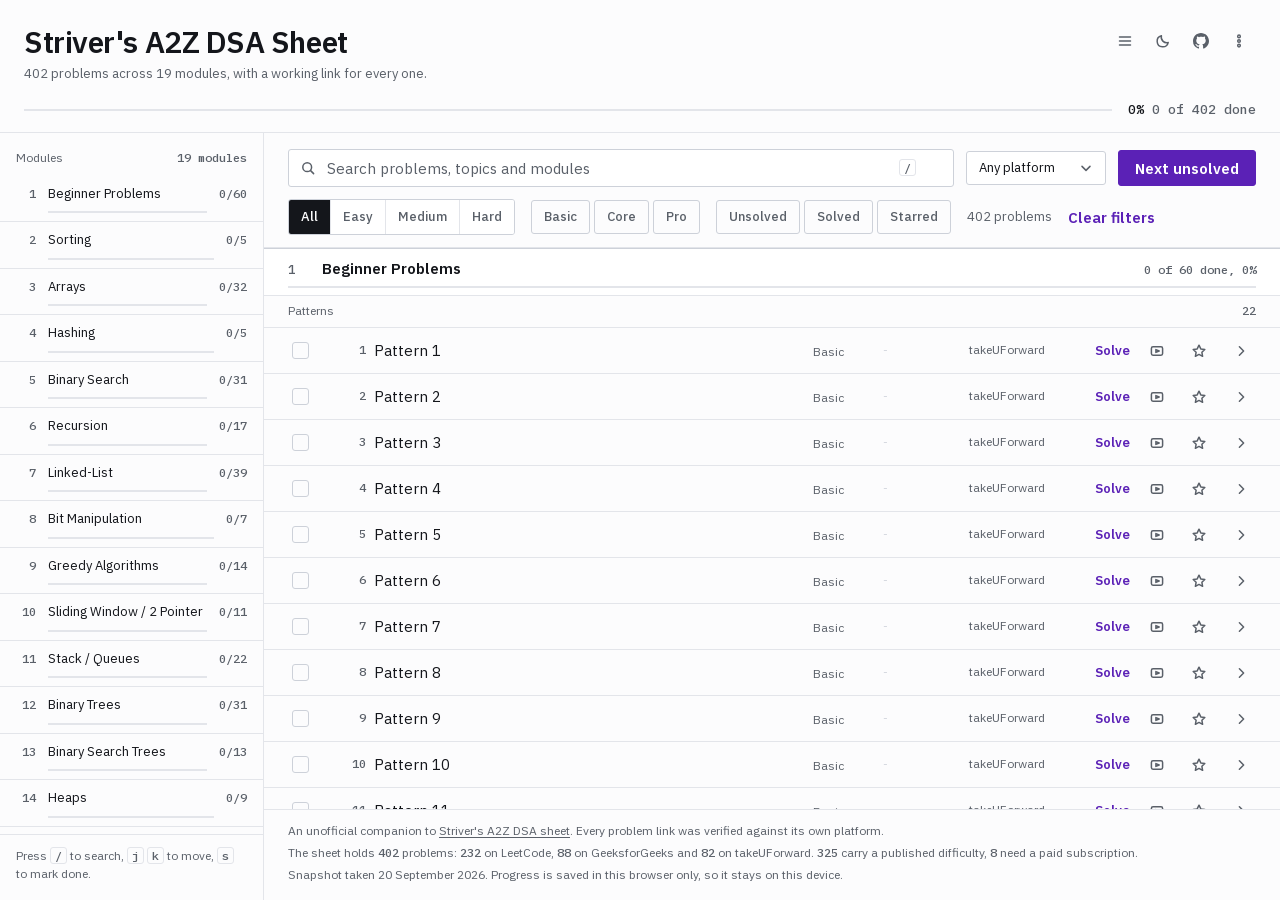
<file: site/index.html>
<!doctype html>
<html lang="en" data-theme="light">
<head>
<meta charset="utf-8">
<meta name="viewport" content="width=device-width, initial-scale=1">
<title>Striver's A2Z DSA sheet: progress tracker</title>
<meta name="description" content="Work through Striver's A2Z DSA sheet module by module. 402 problems with a verified practice link for each one, a done-check per problem, and progress saved in your browser.">
<meta name="color-scheme" content="light dark">
<script>
  /* Resolve the theme before first paint. */
  (function () {
    var t = null;
    try { t = window.localStorage.getItem('a2z.theme'); } catch (e) {}
    if (t !== 'light' && t !== 'dark') {
      t = window.matchMedia && window.matchMedia('(prefers-color-scheme: dark)').matches ? 'dark' : 'light';
    }
    document.documentElement.dataset.theme = t;
  })();
</script>
<link rel="stylesheet" href="./styles.css">
<!-- no site logo: an empty icon suppresses the browser's automatic /favicon.ico request -->
<link rel="icon" href="data:,">
</head>
<body>
<a class="skip-link" href="#listwrap">Skip to the problem list</a>

<header class="masthead">
  <div class="masthead-row">
    <div class="masthead-text">
      <h1 id="sheetTitle">Striver's A2Z DSA sheet</h1>
      <p class="masthead-sub" id="sheetSub">Loading the sheet…</p>
    </div>
    <div class="masthead-actions">
      <button type="button" class="icon-btn" id="railToggle" aria-label="Show modules" aria-expanded="false" aria-controls="rail">
        <svg class="icon" viewBox="0 0 16 16" aria-hidden="true"><path d="M2.5 4h11M2.5 8h11M2.5 12h11"/></svg>
      </button>
      <button type="button" class="icon-btn" id="themeToggle" aria-label="Switch to dark theme" aria-pressed="false">
        <svg class="icon" viewBox="0 0 16 16" aria-hidden="true"><path d="M13.2 9.6A5.6 5.6 0 0 1 6.4 2.8a5.6 5.6 0 1 0 6.8 6.8z"/></svg>
      </button>
      <a class="icon-btn" href="https://github.com/geckguy/striver-a2z-sheet" target="_blank" rel="noopener"
         aria-label="View the source on GitHub">
        <svg class="icon icon-filled" viewBox="0 0 16 16" aria-hidden="true"><path d="M6.766 11.328c-2.063-.25-3.516-1.734-3.516-3.656 0-.781.281-1.625.75-2.188-.203-.515-.172-1.609.063-2.062.625-.078 1.468.25 1.968.703.594-.187 1.219-.281 1.985-.281.765 0 1.39.094 1.953.265.484-.437 1.344-.765 1.969-.687.218.422.25 1.515.046 2.047.5.593.766 1.39.766 2.203 0 1.922-1.453 3.375-3.547 3.64.531.344.89 1.094.89 1.954v1.625c0 .468.391.734.86.547C13.781 14.359 16 11.53 16 8.03 16 3.61 12.406 0 7.984 0 3.563 0 0 3.61 0 8.031a7.88 7.88 0 0 0 5.172 7.422c.422.156.828-.125.828-.547v-1.25c-.219.094-.5.156-.75.156-1.031 0-1.64-.562-2.078-1.609-.172-.422-.36-.672-.719-.719-.187-.015-.25-.093-.25-.187 0-.188.313-.328.625-.328.453 0 .844.281 1.25.86.313.452.64.655 1.031.655s.641-.14 1-.5c.266-.265.47-.5.657-.656"/></svg>
      </a>
      <div class="menu-wrap">
        <button type="button" class="icon-btn" id="moreBtn" aria-label="More actions" aria-haspopup="true" aria-expanded="false" aria-controls="moreMenu">
          <svg class="icon" viewBox="0 0 16 16" aria-hidden="true"><circle cx="8" cy="3.4" r="1.3"/><circle cx="8" cy="8" r="1.3"/><circle cx="8" cy="12.6" r="1.3"/></svg>
        </button>
        <div class="menu" id="moreMenu" aria-labelledby="moreBtn" hidden>
          <button type="button" class="menu-item" data-act="export">
            <svg class="icon" viewBox="0 0 16 16" aria-hidden="true"><path d="M8 2.6v7.2M5.2 7.2 8 10l2.8-2.8M3 12.6h10"/></svg>
            Export progress
          </button>
          <button type="button" class="menu-item" data-act="import">
            <svg class="icon" viewBox="0 0 16 16" aria-hidden="true"><path d="M8 10.6V3.4M5.2 6.2 8 3.4l2.8 2.8M3 12.6h10"/></svg>
            Import progress and merge
          </button>
          <div class="menu-sep"></div>
          <button type="button" class="menu-item" data-act="reset">
            <svg class="icon" viewBox="0 0 16 16" aria-hidden="true"><path d="M3.4 4.6h9.2M6.4 4.6V3.2h3.2v1.4M4.6 4.6l.6 8h5.6l.6-8"/></svg>
            Reset progress
          </button>
          <p class="menu-note">Saved in this browser only.</p>
        </div>
      </div>
    </div>
  </div>

  <div class="progress-rule">
    <div class="progress-track" id="progressTrack" role="progressbar" aria-label="Problems marked done"
         aria-valuemin="0" aria-valuemax="402" aria-valuenow="0" aria-valuetext="0 of 402 problems done">
      <div class="progress-fill" id="progressFill"></div>
    </div>
    <p class="progress-figure"><span class="pct" id="progressPct">0%</span> <span class="of" id="progressCount">0 of 402 done</span></p>
  </div>
</header>

<div class="banner" id="banner" role="status" hidden></div>

<div class="shell">
  <div class="scrim" id="scrim"></div>

  <nav class="rail" id="rail" aria-label="Modules">
    <div class="rail-head">
      <span>Modules</span>
      <span class="num" id="railSummary"></span>
    </div>
    <div class="rail-list" id="railList"></div>
    <div class="rail-foot">
      <p>Press <kbd>/</kbd> to search, <kbd>j</kbd> <kbd>k</kbd> to move, <kbd>s</kbd> to mark done.</p>
    </div>
  </nav>

  <main class="content">
    <div class="filters" id="filters">
      <div class="filter-row">
        <div class="field">
          <svg class="icon" viewBox="0 0 16 16" aria-hidden="true"><circle cx="7.2" cy="7.2" r="4.4"/><path d="m10.6 10.6 3 3"/></svg>
          <label class="sr-only" for="search">Search problems by name, topic or module</label>
          <input class="search" id="search" type="search" autocomplete="off" spellcheck="false"
                 placeholder="Search problems, topics and modules">
          <span class="search-hint" aria-hidden="true"><kbd>/</kbd></span>
          <button type="button" class="search-clear" id="searchClear" aria-label="Clear search" hidden>
            <svg class="icon" viewBox="0 0 16 16" aria-hidden="true"><path d="m4.4 4.4 7.2 7.2M11.6 4.4l-7.2 7.2"/></svg>
          </button>
        </div>
        <div class="select-wrap">
          <label class="sr-only" for="platformSelect">Platform</label>
          <select class="select" id="platformSelect">
            <option value="all">Any platform</option>
            <option value="leetcode">LeetCode</option>
            <option value="gfg">GeeksforGeeks</option>
            <option value="takeuforward">takeUForward</option>
          </select>
          <svg class="icon" viewBox="0 0 16 16" aria-hidden="true"><path d="m4 6.4 4 4 4-4"/></svg>
        </div>
        <button type="button" class="btn-primary" id="nextUnsolved">Next unsolved</button>
        <button type="button" class="btn filter-toggle" id="filterToggle" aria-expanded="false" aria-controls="filterPanel">
          Filters <span class="filter-badge" id="filterBadge" hidden></span>
        </button>
      </div>

      <div class="filter-row filter-row-2 filter-panel" id="filterPanel">
        <div class="segmented" role="group" aria-label="Difficulty">
          <button type="button" data-facet="diff" data-value="all" aria-pressed="true">All</button>
          <button type="button" data-facet="diff" data-value="Easy" aria-pressed="false">Easy</button>
          <button type="button" data-facet="diff" data-value="Medium" aria-pressed="false">Medium</button>
          <button type="button" data-facet="diff" data-value="Hard" aria-pressed="false">Hard</button>
        </div>

        <div class="toggles" role="group" aria-label="Tier">
          <button type="button" class="toggle" data-facet="tier" data-value="basic" aria-pressed="false">Basic</button>
          <button type="button" class="toggle" data-facet="tier" data-value="core" aria-pressed="false">Core</button>
          <button type="button" class="toggle" data-facet="tier" data-value="pro" aria-pressed="false">Pro</button>
        </div>

        <div class="toggles" role="group" aria-label="Status">
          <button type="button" class="toggle" data-facet="status" data-value="unsolved" aria-pressed="false">Unsolved</button>
          <button type="button" class="toggle" data-facet="status" data-value="solved" aria-pressed="false">Solved</button>
          <button type="button" class="toggle" data-facet="status" data-value="starred" aria-pressed="false">Starred</button>
        </div>

        <p class="results" id="results" role="status" aria-live="polite">Loading…</p>
        <button type="button" class="link-btn" id="clearFilters" hidden>Clear filters</button>
      </div>
    </div>

    <div class="listwrap" id="listwrap" tabindex="-1" aria-busy="true">
      <div class="list" id="list"></div>
      <div class="empty" id="empty" hidden>
        <h2>Nothing matches those filters</h2>
        <p>Try a shorter search, or clear one of the filters.</p>
        <button type="button" class="btn-primary" id="emptyClear">Clear filters</button>
      </div>
    </div>

    <footer class="site-footer">
      <p>
        An unofficial companion to
        <a id="footerSheetLink" href="https://takeuforward.org/strivers-a2z-dsa-course/strivers-a2z-dsa-course-sheet-2/"
           target="_blank" rel="noopener">Striver's A2Z DSA sheet</a>. Every problem link was verified against its own platform.
      </p>
      <p class="footer-counts" id="footerCounts"></p>
      <p>
        <span id="footerSnapshot"></span> Progress is saved in this browser only, so it stays on this device.
      </p>
    </footer>
  </main>
</div>

<aside class="details" id="details" role="dialog" aria-labelledby="detailsTitle" aria-hidden="true">
  <div class="details-head">
    <div>
      <p class="detail-label">Problem</p>
      <h2 id="detailsTitle">Problem</h2>
    </div>
    <button type="button" class="icon-btn details-close" id="detailsClose" aria-label="Close">
      <svg class="icon" viewBox="0 0 16 16" aria-hidden="true"><path d="m4.4 4.4 7.2 7.2M11.6 4.4l-7.2 7.2"/></svg>
    </button>
  </div>
  <div class="details-body" id="detailsBody"></div>
</aside>

<input type="file" id="importFile" accept="application/json,.json" hidden>
<p class="toast" id="toast" role="status" aria-live="polite"></p>

<script src="./app.js" defer></script>
</body>
</html>
</file>
<file: site/styles.css>
/* ==========================================================================
   Striver's A2Z DSA sheet: syllabus index
   A numbered course syllabus rendered as a table of contents: a left rail of
   modules, a table of problems, and one bold element: the progress rule.
   Type: IBM Plex Sans (variable 400-600) for words, IBM Plex Mono (500) for
   numerals only. Self-hosted, no third-party font requests.
   ========================================================================== */

@font-face {
  font-family: 'IBM Plex Sans';
  src: url('./fonts/plex-sans-var.woff2') format('woff2');
  font-weight: 400 600;
  font-style: normal;
  font-display: swap;
}
@font-face {
  font-family: 'IBM Plex Mono';
  src: url('./fonts/plex-mono-500.woff2') format('woff2');
  font-weight: 500;
  font-style: normal;
  font-display: swap;
}

/* ---------------------------------------------------------------- tokens -- */

:root {
  /* palette */
  --ink: #14161b;
  --paper: #fcfcfd;
  --raised: #ffffff;
  --rule: #e3e5ea;
  --rule-strong: #cdd1d9;
  --quiet: #5a6069;
  --accent: #5b21b6;
  --accent-ink: #ffffff;
  --accent-wash: #f2edfd;

  /* semantic colour, used only to mean something */
  --easy: #157f3d;
  --easy-tint: #edf7f2;
  --medium: #a15c07;
  --medium-tint: #faf3ea;
  --hard: #b4232b;
  --hard-tint: #f9e9ea;
  --solved-mark: #157f3d;
  --premium: #8a5300;

  --row-hover: #f4f5f7;
  --scrim: rgba(20, 22, 27, .40);
  --focus: #5b21b6;

  /* type scale */
  --fs-1: 12px;
  --fs-2: 13px;
  --fs-3: 15px;
  --fs-4: 20px;
  --fs-5: 30px;
  --lh-1: 1.5;
  --lh-2: 1.5;
  --lh-3: 1.55;
  --lh-4: 1.25;
  --lh-5: 1.2;

  --sans: 'IBM Plex Sans', -apple-system, BlinkMacSystemFont, 'Segoe UI', Roboto, system-ui, sans-serif;
  --mono: 'IBM Plex Mono', ui-monospace, SFMono-Regular, Menlo, Consolas, monospace;

  /* spacing (8px base) and layout */
  --sp-1: 4px;
  --sp-2: 8px;
  --sp-3: 12px;
  --sp-4: 16px;
  --sp-5: 24px;
  --sp-6: 32px;
  --rail-w: 264px;
  --gutter: var(--sp-5);
  --rule-h: 48px;
  --topic-h: 32px;

  --t-quick: 120ms;
  --t-base: 160ms;
  --t-rule: 700ms;
  --ease: cubic-bezier(.22, .61, .36, 1);
}

:root[data-theme="dark"] {
  color-scheme: dark;
  --ink: #e9ebf0;
  --paper: #101216;
  --raised: #171a20;
  --rule: #262a32;
  --rule-strong: #333946;
  --quiet: #99a0ac;
  --accent: #a78bfa;
  --accent-ink: #17122e;
  --accent-wash: #1e1a33;

  --easy: #5cbf85;
  --easy-tint: #16281d;
  --medium: #d9a254;
  --medium-tint: #2b2115;
  --hard: #e9858c;
  --hard-tint: #2b1719;
  --solved-mark: #5cbf85;
  --premium: #d9a254;

  --row-hover: #191c22;
  --scrim: rgba(0, 0, 0, .58);
  --focus: #a78bfa;
}

:root { color-scheme: light; }

/* ------------------------------------------------------------------ reset -- */

*, *::before, *::after { box-sizing: border-box; }

html, body { height: 100%; }

body {
  margin: 0;
  background: var(--paper);
  color: var(--ink);
  font-family: var(--sans);
  font-size: var(--fs-3);
  line-height: var(--lh-3);
  font-weight: 400;
  -webkit-font-smoothing: antialiased;
  display: flex;
  flex-direction: column;
  height: 100vh;
  height: 100dvh;
  overflow: hidden;
}

h1, h2, h3, p { margin: 0; }
h1 { font-size: var(--fs-5); line-height: var(--lh-5); font-weight: 600; letter-spacing: -.015em; }
h2 { font-size: var(--fs-4); line-height: var(--lh-4); font-weight: 600; letter-spacing: -.01em; }
h3 { font-size: var(--fs-3); line-height: var(--lh-3); font-weight: 600; }

a { color: var(--accent); text-decoration: none; }
a:hover { text-decoration: underline; text-underline-offset: 2px; }

button, input, select { font: inherit; color: inherit; }

/* Numerals are the alignment device: order numbers, counts, percentages. */
.num {
  font-family: var(--mono);
  font-weight: 500;
  font-variant-numeric: tabular-nums;
}

:where(a, button, input, select, [tabindex]):focus-visible {
  outline: 2px solid var(--focus);
  outline-offset: 2px;
  border-radius: 3px;
}

.sr-only {
  position: absolute; width: 1px; height: 1px; padding: 0; margin: -1px;
  overflow: hidden; clip: rect(0 0 0 0); white-space: nowrap; border: 0;
}

.skip-link {
  position: absolute; left: var(--sp-4); top: -48px; z-index: 60;
  background: var(--raised); color: var(--ink); padding: var(--sp-2) var(--sp-4);
  border: 1px solid var(--rule-strong); border-radius: 3px;
}
.skip-link:focus { top: var(--sp-4); }

.quiet { color: var(--quiet); }

/* ------------------------------------------------------------------ icons -- */

.icon { width: 16px; height: 16px; flex: 0 0 auto; fill: none; stroke: currentColor; stroke-width: 1.5; stroke-linecap: round; stroke-linejoin: round; }
.icon-filled { fill: currentColor; stroke: none; }
.plat-icon { width: 13px; height: 13px; flex: 0 0 auto; fill: currentColor; stroke: none; }

/* --------------------------------------------------------------- controls -- */

.icon-btn {
  display: inline-flex; align-items: center; justify-content: center;
  width: 34px; height: 34px; padding: 0;
  background: transparent; color: var(--quiet);
  border: 1px solid transparent; border-radius: 3px; cursor: pointer;
  transition: color var(--t-quick) var(--ease), border-color var(--t-quick) var(--ease);
}
.icon-btn:hover { color: var(--ink); border-color: var(--rule-strong); }
.icon-btn[aria-pressed="true"] { color: var(--accent); }

.link-btn {
  display: inline-flex; align-items: center; gap: var(--sp-2);
  background: none; border: 0; padding: var(--sp-1) 0;
  color: var(--accent); font-weight: 600; cursor: pointer;
}
.link-btn:hover { text-decoration: underline; text-underline-offset: 2px; }

.btn-primary {
  display: inline-flex; align-items: center; justify-content: center; gap: var(--sp-2);
  min-height: 36px; padding: 0 var(--sp-4);
  background: var(--accent); color: var(--accent-ink);
  border: 1px solid var(--accent); border-radius: 3px;
  font-weight: 600; cursor: pointer; white-space: nowrap;
  transition: filter var(--t-quick) var(--ease);
}
.btn-primary:hover { filter: brightness(1.08); }

.btn {
  display: inline-flex; align-items: center; justify-content: center; gap: var(--sp-2);
  min-height: 36px; padding: 0 var(--sp-4);
  background: var(--raised); color: var(--ink);
  border: 1px solid var(--rule-strong); border-radius: 3px;
  font-weight: 500; cursor: pointer; white-space: nowrap;
  transition: border-color var(--t-quick) var(--ease), color var(--t-quick) var(--ease);
}
.btn:hover { border-color: var(--ink); }
.btn[hidden] { display: none; }

.results { font-size: var(--fs-2); color: var(--quiet); white-space: nowrap; }

/* Segmented control (difficulty) and small toggles (tier, status). */
.segmented { display: inline-flex; border: 1px solid var(--rule-strong); border-radius: 3px; overflow: hidden; }
.segmented button {
  min-height: 34px; padding: 0 var(--sp-3);
  background: var(--raised); color: var(--quiet);
  border: 0; border-left: 1px solid var(--rule); cursor: pointer;
  font-size: var(--fs-2); font-weight: 500;
  transition: background var(--t-quick) var(--ease), color var(--t-quick) var(--ease);
}
.segmented button:first-child { border-left: 0; }
.segmented button:hover { color: var(--ink); background: var(--row-hover); }
.segmented button[aria-pressed="true"] { background: var(--ink); color: var(--paper); }

.toggles { display: inline-flex; gap: var(--sp-1); }
.toggle {
  min-height: 34px; padding: 0 var(--sp-3);
  background: transparent; color: var(--quiet);
  border: 1px solid var(--rule-strong); border-radius: 3px; cursor: pointer;
  font-size: var(--fs-2); font-weight: 500;
  transition: background var(--t-quick) var(--ease), color var(--t-quick) var(--ease), border-color var(--t-quick) var(--ease);
}
.toggle:hover { color: var(--ink); border-color: var(--ink); }
.toggle[aria-pressed="true"] { background: var(--accent-wash); border-color: var(--accent); color: var(--accent); }

.field { position: relative; display: flex; align-items: center; flex: 1 1 260px; min-width: 0; }
.field .icon { position: absolute; left: var(--sp-3); color: var(--quiet); pointer-events: none; }
.search {
  width: 100%; min-height: 38px; padding: 0 72px 0 38px;
  background: var(--raised); color: var(--ink);
  border: 1px solid var(--rule-strong); border-radius: 3px;
}
.search::placeholder { color: var(--quiet); }
.search:focus { outline: none; border-color: var(--accent); box-shadow: 0 0 0 3px var(--accent-wash); }
.search-hint { position: absolute; right: 38px; color: var(--quiet); font-size: var(--fs-1); pointer-events: none; }
.search-clear {
  position: absolute; right: 4px; width: 28px; height: 28px;
  display: grid; place-items: center;
  background: transparent; border: 0; border-radius: 3px; color: var(--quiet); cursor: pointer;
}
.search-clear:hover { color: var(--ink); }
.search-clear[hidden] { display: none; }

.select-wrap { position: relative; display: inline-flex; align-items: center; }
.select-wrap .icon { position: absolute; right: var(--sp-3); color: var(--quiet); pointer-events: none; }
select.select {
  appearance: none; min-height: 34px; padding: 0 30px 0 var(--sp-3);
  background: var(--raised); color: var(--ink);
  border: 1px solid var(--rule-strong); border-radius: 3px;
  font-size: var(--fs-2); cursor: pointer;
}

kbd {
  font-family: var(--mono); font-size: var(--fs-1); color: var(--quiet);
  border: 1px solid var(--rule); border-radius: 3px; padding: 0 4px;
}

/* ---------------------------------------------------------------- header --- */

.masthead {
  flex: 0 0 auto;
  padding: var(--sp-5) var(--gutter) 0;
  background: var(--paper);
  border-bottom: 1px solid var(--rule);
  z-index: 30;
}
.masthead-row { display: flex; align-items: flex-start; gap: var(--sp-5); flex-wrap: wrap; }
.masthead-text { min-width: 0; flex: 1 1 320px; }
.masthead h1 { white-space: nowrap; overflow: hidden; text-overflow: ellipsis; }
.masthead-sub { font-size: var(--fs-2); color: var(--quiet); margin-top: var(--sp-1); }
.masthead-actions { display: flex; align-items: center; gap: var(--sp-1); margin-left: auto; }

/* The one confident element: a reading-progress rule under the masthead. */
.progress-rule { display: flex; align-items: center; gap: var(--sp-4); margin: var(--sp-4) 0 var(--sp-3); }
.progress-track { position: relative; flex: 1 1 auto; height: 2px; background: var(--rule); overflow: hidden; }
.progress-fill {
  position: absolute; inset: 0 auto 0 0; width: 0;
  background: var(--accent);
  transition: width var(--t-rule) var(--ease);
}
.progress-fill.no-anim { transition: none; }
.progress-figure { font-family: var(--mono); font-weight: 500; font-variant-numeric: tabular-nums; white-space: nowrap; font-size: var(--fs-2); }
.progress-figure .pct { font-size: var(--fs-2); color: var(--ink); }
.progress-figure .of { color: var(--quiet); }

/* --------------------------------------------------------------- shell ----- */

.shell { flex: 1 1 auto; display: flex; align-items: stretch; min-height: 0; position: relative; }

.rail {
  flex: 0 0 var(--rail-w); width: var(--rail-w);
  display: flex; flex-direction: column; min-height: 0;
  background: var(--paper); border-right: 1px solid var(--rule);
  z-index: 25;
}
.rail-head {
  display: flex; align-items: baseline; justify-content: space-between; gap: var(--sp-2);
  padding: var(--sp-4) var(--sp-4) var(--sp-2);
  font-size: var(--fs-1); color: var(--quiet);
}
.rail-list { overflow-y: auto; min-height: 0; padding-bottom: var(--sp-4); }
.module-link {
  display: grid; grid-template-columns: 20px minmax(0, 1fr) auto;
  align-items: baseline; gap: var(--sp-3);
  width: 100%; padding: var(--sp-2) var(--sp-4);
  background: transparent; border: 0; border-top: 1px solid var(--rule);
  text-align: left; cursor: pointer;
  transition: background var(--t-quick) var(--ease);
}
.module-link:first-child { border-top: 0; }
.module-link:hover { background: var(--row-hover); }
.module-link[aria-current="true"] { background: var(--accent-wash); }
.module-no { font-family: var(--mono); font-size: var(--fs-1); color: var(--quiet); text-align: right; }
.module-count { font-family: var(--mono); font-size: var(--fs-1); color: var(--quiet); }
.module-link[aria-current="true"] .module-no { color: var(--accent); }
.module-body { min-width: 0; }
.module-name {
  display: block; font-size: var(--fs-2); line-height: var(--lh-2); color: var(--ink);
  overflow: hidden; text-overflow: ellipsis; white-space: nowrap;
}
.module-link[aria-current="true"] .module-name { font-weight: 600; }
.module-rule { display: block; height: 2px; margin-top: var(--sp-2); background: var(--rule); overflow: hidden; }
.module-rule > i { display: block; height: 100%; width: 0; background: var(--accent); transition: width var(--t-rule) var(--ease); }
.module-link.is-done .module-rule > i { background: var(--solved-mark); }
.rail-foot { padding: var(--sp-3) var(--sp-4) var(--sp-4); border-top: 1px solid var(--rule); font-size: var(--fs-1); color: var(--quiet); }
.rail-foot p + p { margin-top: var(--sp-1); }

.scrim { position: fixed; inset: 0; background: var(--scrim); opacity: 0; pointer-events: none; transition: opacity var(--t-base) var(--ease); z-index: 40; }
.scrim.is-open { opacity: 1; pointer-events: auto; }

/* --------------------------------------------------------------- content --- */

.content { flex: 1 1 auto; display: flex; flex-direction: column; min-width: 0; min-height: 0; }

.filters {
  flex: 0 0 auto; position: sticky; top: 0; z-index: 20;
  padding: var(--sp-4) var(--gutter) var(--sp-3);
  background: var(--paper); border-bottom: 1px solid var(--rule);
  display: flex; flex-direction: column; gap: var(--sp-3);
}
.filter-row { display: flex; align-items: center; gap: var(--sp-3); flex-wrap: wrap; }
.filter-row-2 { gap: var(--sp-4); }
.filter-toggle { display: none; }
.filter-badge { font-family: var(--mono); color: var(--accent); }

.listwrap { flex: 1 1 auto; overflow-y: auto; overflow-x: hidden; overscroll-behavior: contain; min-height: 0; }

/* Module header: a section rule carrying the module number in the margin. */
/* List side: a section rule. Number in mono, name in sans, progress on the
   right, and the module's own thin progress rule beneath. */
.module-head {
  position: sticky; top: 0; z-index: 12;
  display: flex; flex-direction: column; justify-content: center; gap: 6px;
  height: var(--rule-h); padding: 0 var(--gutter);
  background: var(--raised); border-top: 1px solid var(--rule-strong); border-bottom: 1px solid var(--rule);
}
.module-head-row { display: flex; align-items: baseline; gap: var(--sp-3); min-width: 0; }
.module-head-no { flex: 0 0 auto; min-width: 22px; font-family: var(--mono); font-size: var(--fs-2); color: var(--quiet); }
.module-head-name { font-size: var(--fs-3); font-weight: 600; white-space: nowrap; overflow: hidden; text-overflow: ellipsis; }
.module-head-done { margin-left: auto; font-family: var(--mono); font-size: var(--fs-1); color: var(--quiet); white-space: nowrap; }
.module-head-rule { height: 2px; background: var(--rule); overflow: hidden; }
.module-head-rule > i { display: block; height: 100%; width: 0; background: var(--accent); transition: width var(--t-rule) var(--ease); }

.topic-head {
  position: sticky; top: var(--rule-h); z-index: 11;
  display: flex; align-items: center; gap: var(--sp-2);
  height: var(--topic-h); padding: 0 var(--gutter);
  background: var(--paper); border-bottom: 1px solid var(--rule);
  font-size: var(--fs-1); color: var(--quiet);
}
.topic-head .num { margin-left: auto; }

/* The list is a table. One hairline between rows, no cards.
   .module is a section (its own sticky containing block, no overflow/clip). */
.module { position: relative; }
.row {
  display: grid;
  grid-template-columns: 32px 38px minmax(0, 1fr) 62px 78px 118px auto;
  align-items: center; gap: var(--sp-2);
  min-height: 46px; padding: 0 var(--gutter);
  border-bottom: 1px solid var(--rule);
  cursor: pointer;
  transition: background var(--t-quick) var(--ease);
}
.row:hover { background: var(--row-hover); }
.row.is-solved { box-shadow: inset 3px 0 0 var(--solved-mark); }
.row.is-focused { outline: 2px solid var(--focus); outline-offset: -2px; }
.row.is-pulse { background: var(--accent-wash); }

.check {
  width: 32px; height: 32px; margin-left: -4px;
  display: grid; place-items: center;
  background: transparent; border: 0; border-radius: 3px; cursor: pointer;
}
.check span.box {
  display: grid; place-items: center; width: 17px; height: 17px;
  border: 1.5px solid var(--rule-strong); border-radius: 3px;
  transition: background var(--t-quick) var(--ease), border-color var(--t-quick) var(--ease);
}
.check .icon { width: 12px; height: 12px; stroke-width: 2.2; color: var(--paper); opacity: 0; transition: opacity var(--t-quick) var(--ease); }
.check:hover span.box { border-color: var(--ink); }
.check[aria-checked="true"] span.box { background: var(--solved-mark); border-color: var(--solved-mark); }
.check[aria-checked="true"] .icon { opacity: 1; }

.row-order { font-family: var(--mono); font-size: var(--fs-1); color: var(--quiet); text-align: right; }
.row-title { font-size: var(--fs-3); color: var(--ink); overflow: hidden; text-overflow: ellipsis; white-space: nowrap; display: block; }
.row-title:hover { color: var(--accent); }
.row.is-solved .row-title { color: var(--quiet); }
.row-title mark { background: var(--accent-wash); color: var(--accent); border-radius: 2px; padding: 0 1px; }

.row-tier { font-size: var(--fs-1); color: var(--quiet); }
.row-diff { font-size: var(--fs-1); }
.row-platform { min-width: 0; display: flex; align-items: center; gap: var(--sp-1); flex-wrap: wrap; }

.pill {
  display: inline-flex; align-items: center; height: 20px; padding: 0 6px;
  border-radius: 3px; font-size: var(--fs-1); font-weight: 500; white-space: nowrap;
}
.pill-easy { background: var(--easy-tint); color: var(--easy); }
.pill-medium { background: var(--medium-tint); color: var(--medium); }
.pill-hard { background: var(--hard-tint); color: var(--hard); }
.pill-tier { border: 1px solid var(--rule-strong); color: var(--quiet); }
.dash { color: var(--rule-strong); }

.badge {
  display: inline-flex; align-items: center; gap: 5px;
  font-size: var(--fs-1); color: var(--quiet); white-space: nowrap;
}
.badge-leetcode .plat-icon { color: var(--medium); }
.badge-gfg .plat-icon { color: var(--easy); }
.badge-premium { color: var(--premium); font-size: var(--fs-1); }

.alt-links { display: inline-flex; gap: var(--sp-2); }
.alt-links a { font-size: var(--fs-1); color: var(--quiet); text-decoration: underline; text-underline-offset: 2px; }
.alt-links a:hover { color: var(--accent); }

.row-actions { display: flex; align-items: center; justify-content: flex-end; gap: var(--sp-3); }
.act {
  display: inline-grid; place-items: center;
  width: 30px; height: 30px; padding: 0;
  background: transparent; color: var(--quiet);
  border: 1px solid transparent; border-radius: 3px; cursor: pointer;
  transition: color var(--t-quick) var(--ease), border-color var(--t-quick) var(--ease);
}
.act:hover { color: var(--ink); border-color: var(--rule-strong); }
.solve-link { font-size: var(--fs-2); font-weight: 600; color: var(--accent); white-space: nowrap; }
.solve-link:hover { text-decoration: underline; text-underline-offset: 2px; }
.star[aria-pressed="true"] { color: var(--premium); }
.star[aria-pressed="true"] .icon { fill: currentColor; }
.row-details[aria-expanded="true"] { color: var(--accent); border-color: var(--accent); }

/* --------------------------------------------------------------- empty ----- */

.empty { max-width: 52ch; margin: 0 auto; padding: var(--sp-6) var(--gutter); display: grid; gap: var(--sp-3); justify-items: start; }
.empty[hidden] { display: none; }
.empty p { color: var(--quiet); font-size: var(--fs-2); line-height: var(--lh-2); }

/* --------------------------------------------------------------- drawer ---- */

.details {
  position: fixed; top: 0; right: 0; bottom: 0; width: min(420px, 92vw);
  display: flex; flex-direction: column;
  background: var(--raised); border-left: 1px solid var(--rule-strong);
  z-index: 50; transform: translateX(101%); visibility: hidden;
  transition: transform var(--t-base) var(--ease);
}
.details.is-open { transform: translateX(0); visibility: visible; }
.details-head { display: flex; align-items: flex-start; gap: var(--sp-3); padding: var(--sp-5); border-bottom: 1px solid var(--rule); }
.details-head h2 { font-size: var(--fs-4); }
.details-close { margin-left: auto; }
.details-body { padding: var(--sp-5); overflow-y: auto; display: grid; gap: var(--sp-5); align-content: start; }
.details-meta { display: flex; flex-wrap: wrap; gap: var(--sp-3); align-items: center; }
.detail-row { display: grid; gap: 2px; }
.detail-label { font-size: var(--fs-1); color: var(--quiet); }
.detail-value { font-size: var(--fs-3); }
.detail-note { display: block; font-size: var(--fs-1); color: var(--quiet); }
.detail-links { display: grid; gap: 1px; background: var(--rule); border: 1px solid var(--rule); border-radius: 3px; overflow: hidden; }
.detail-link {
  display: flex; align-items: center; gap: var(--sp-3);
  min-height: 42px; padding: 0 var(--sp-4);
  background: var(--raised); color: var(--ink); font-size: var(--fs-2); font-weight: 500;
}
.detail-link:hover { background: var(--row-hover); text-decoration: none; color: var(--accent); }
.detail-link .plat-icon { color: var(--quiet); }
.detail-toggles { display: flex; gap: var(--sp-2); }
.detail-toggles .btn { flex: 1 1 0; }
.details-footnote { font-size: var(--fs-1); color: var(--quiet); }

/* --------------------------------------------------------------- footer ---- */

.site-footer {
  flex: 0 0 auto;
  padding: var(--sp-3) var(--gutter) var(--sp-4);
  background: var(--paper); border-top: 1px solid var(--rule);
  font-size: var(--fs-1); line-height: var(--lh-1); color: var(--quiet);
  display: grid; gap: var(--sp-1);
}
.site-footer a { color: var(--quiet); text-decoration: underline; text-underline-offset: 2px; }
.site-footer a:hover { color: var(--accent); }

/* --------------------------------------------------------------- banner ---- */

.banner {
  flex: 0 0 auto; display: flex; align-items: baseline; gap: var(--sp-2);
  padding: var(--sp-2) var(--gutter);
  background: var(--medium-tint); color: var(--medium);
  font-size: var(--fs-2); border-bottom: 1px solid var(--rule);
}
.banner[hidden] { display: none; }
.banner-error { background: var(--hard-tint); color: var(--hard); }
.banner code { font-family: var(--mono); font-size: var(--fs-1); }

/* --------------------------------------------------------------- menu ------ */

.menu-wrap { position: relative; }
.menu {
  position: absolute; right: 0; top: calc(100% + var(--sp-2));
  min-width: 232px; padding: var(--sp-1);
  background: var(--raised); border: 1px solid var(--rule-strong); border-radius: 3px; z-index: 45;
}
.menu[hidden] { display: none; }
.menu-item {
  display: flex; align-items: center; gap: var(--sp-2); width: 100%;
  min-height: 34px; padding: 0 var(--sp-3);
  background: transparent; border: 0; border-radius: 3px;
  text-align: left; font-size: var(--fs-2); cursor: pointer;
}
.menu-item:hover { background: var(--row-hover); }
.menu-sep { height: 1px; margin: var(--sp-1) 0; background: var(--rule); }
.menu-note { padding: var(--sp-1) var(--sp-3) var(--sp-2); font-size: var(--fs-1); color: var(--quiet); }

/* --------------------------------------------------------------- toast ----- */

.toast {
  position: fixed; left: var(--gutter); bottom: var(--sp-5); z-index: 60;
  max-width: min(460px, 90vw);
  padding: var(--sp-2) var(--sp-4);
  background: var(--ink); color: var(--paper);
  border-radius: 3px; font-size: var(--fs-2);
  opacity: 0; transform: translateY(6px); pointer-events: none;
  transition: opacity var(--t-base) var(--ease), transform var(--t-base) var(--ease);
}
.toast.is-open { opacity: 1; transform: translateY(0); }

/* --------------------------------------------------------------- narrow ---- */

@media (max-width: 1100px) {
  .row { grid-template-columns: 32px 34px minmax(0, 1fr) 56px 96px auto; }
  .row-platform { display: none; }
}

@media (max-width: 900px) {
  :root { --gutter: var(--sp-4); }
  .filter-toggle { display: inline-flex; }
  .filters .filter-panel { display: none; }
  .filters .filter-panel.is-open { display: flex; flex-direction: column; gap: var(--sp-3); }

  .rail {
    position: fixed; top: 0; bottom: 0; left: 0; z-index: 45;
    width: min(300px, 86vw); flex-basis: auto;
    border-right: 1px solid var(--rule-strong);
    transform: translateX(-101%); visibility: hidden;
    transition: transform var(--t-base) var(--ease);
  }
  .rail.is-open { transform: translateX(0); visibility: visible; }

  .masthead { padding-top: var(--sp-4); }
  .masthead h1 { font-size: var(--fs-4); }
  .btn-primary, .btn, .icon-btn, .toggle, .segmented button, select.select { min-height: 40px; }
  .icon-btn { width: 40px; height: 40px; }
  .act { width: 38px; height: 38px; }
  .row { min-height: 52px; }
}

@media (max-width: 700px) {
  .footer-counts { display: none; }
  .row { grid-template-columns: 32px 28px minmax(0, 1fr) 64px auto; gap: var(--sp-2); padding: var(--sp-2) var(--gutter); }
  .row-tier-cell { display: none; }
  .row-title { white-space: normal; }
  .row-actions { gap: var(--sp-2); }
  .row-actions .act-optional { display: none; }
  .search { padding-right: 38px; }
  .search-hint { display: none; }
  .masthead-actions { gap: 0; }
  .progress-figure .of { display: none; }
}

@media (prefers-reduced-motion: reduce) {
  *, *::before, *::after {
    animation-duration: .001ms !important;
    transition-duration: .001ms !important;
    scroll-behavior: auto !important;
  }
  .row.is-pulse { outline: 2px solid var(--focus); outline-offset: -2px; background: var(--paper); }
}
</file>
